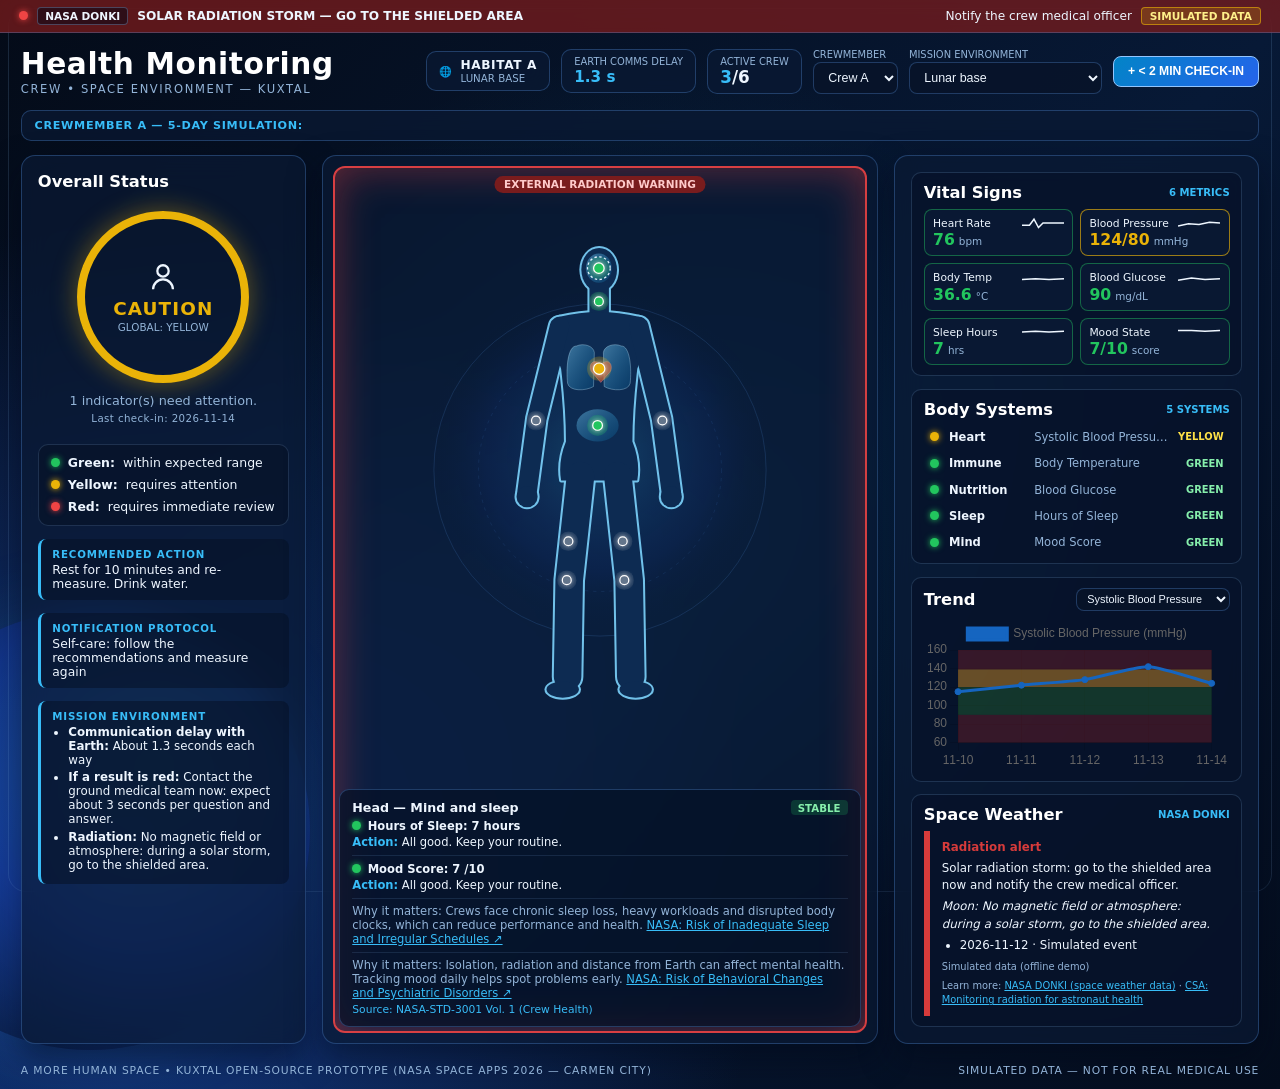
<file: index.html>
<!DOCTYPE html>
<html lang="en">
<head>
  <meta charset="UTF-8" />
  <meta name="viewport" content="width=device-width, initial-scale=1.0" />
  <title>KUXTAL — Health Monitoring</title>
  <meta name="description" content="KUXTAL: daily self-check health monitoring for astronauts on long missions. NASA Space Apps 2026 — Carmen City. Simulated data." />
  <link rel="stylesheet" href="css/estilos.css" />
   <!-- Chart.js: copia local (funciona sin internet, como en una nave) -->
  <script src="js/chart.umd.js"></script>
</head>
<body>
  <div class="space-backdrop" aria-hidden="true">
    <div class="earth-glow"></div>
    <div class="window-bezel"></div>
  </div>

  <!-- ===== NASA DONKI space-weather banner (fed by js/radiacion.js via the "kuxtal-radiacion" event) ===== -->
  <header id="donki-banner" class="donki-banner status-green" role="region" aria-label="NASA DONKI Space Weather">
    <div class="donki-left">
      <span class="dot dot-green" id="donki-dot"></span>
      <span class="donki-tag">NASA DONKI</span>
      <strong id="donki-title">NO ACTIVE SOLAR EVENTS — NOMINAL SPACE WEATHER</strong>
    </div>
    <div class="donki-right">
      <span id="donki-sub" class="donki-sub">Solar Flux: Nominal • Geomagnetic: Quiet</span>
      <span id="donki-source" class="sim-badge">SIMULATED DATA</span>
    </div>
  </header>

  <!-- ===== Top bar ===== -->
  <section class="top-bar">
    <div class="brand-area">
      <h1>Health Monitoring</h1>
      <p class="brand-sub">CREW • SPACE ENVIRONMENT — KUXTAL</p>
    </div>
    <div class="top-widgets">
      <div class="habitat-box">
        <span class="habitat-globe" aria-hidden="true">🌐</span>
        <div>
          <strong id="habitat-title">HABITAT A</strong>
          <span id="habitat-subtitle">LUNAR BASE</span>
        </div>
      </div>
      <div class="comms-box" title="One-way signal delay to Earth Mission Control">
        <span class="crew-kicker">EARTH COMMS DELAY</span>
        <strong id="comms-delay">1.3 s</strong>
      </div>
      <div class="crew-box">
        <div>
          <span class="crew-kicker">ACTIVE CREW</span>
          <div class="crew-count"><strong id="crew-active">3</strong><span>/</span><span id="crew-total">6</span></div>
        </div>
      </div>
      <label class="hud-field">
        <span class="crew-kicker">CREWMEMBER</span>
               <select id="crew-select" class="hud-select" aria-label="Crewmember">
          <option value="A">Crew A</option>
          <option value="B">Crew B</option>
          <option value="C">Crew C</option>
        </select>
      </label>
      <label class="hud-field">
        <span class="crew-kicker">MISSION ENVIRONMENT</span>
        <select id="mission-env" class="hud-select" aria-label="Mission Environment">
                    <option value="moon" selected>Lunar base</option>
          <option value="iss">International Space Station</option>
          <option value="mars">Mars mission</option>
        </select>
      </label>
      <button id="btn-open-checkin" class="btn-checkin" type="button">+ &lt; 2 MIN CHECK-IN</button>
    </div>
  </section>

  <!-- ===== History timeline (buttons are generated by js/interfaz.js) ===== -->
  <nav class="sim-timeline" aria-label="Check-in history">
    <span class="timeline-label" id="timeline-label">CREWMEMBER A — 5-DAY SIMULATION:</span>
    <div class="timeline-buttons" id="timeline-buttons"></div>
  </nav>

  <main class="hud-layout">
    <!-- ===== Left: overall status ===== -->
    <aside class="glass-card left-panel">
      <h2 class="card-heading">Overall Status</h2>
      <div class="ring-wrap">
        <div id="global-ring" class="status-ring state-green">
          <div class="ring-inner">
            <svg viewBox="0 0 24 24" width="34" height="34" fill="none" stroke="currentColor" stroke-width="1.6" aria-hidden="true">
              <circle cx="12" cy="7" r="4"/>
              <path d="M5 20c0-3.8 3.1-7 7-7s7 3.2 7 7"/>
            </svg>
            <strong id="global-state-word">STABLE</strong>
            <small id="global-state-code">GLOBAL: GREEN</small>
          </div>
        </div>
        <p id="global-caption" class="ring-caption">All systems within operational parameters.</p>
        <p id="eval-source" class="eval-source"></p>
      </div>
      <ul class="legend-list">
        <li><span class="dot dot-green"></span><strong>Green:</strong> within expected range</li>
        <li><span class="dot dot-yellow"></span><strong>Yellow:</strong> requires attention</li>
        <li><span class="dot dot-red"></span><strong>Red:</strong> requires immediate review</li>
      </ul>
      <div class="protocol-box">
        <span class="protocol-tag">RECOMMENDED ACTION</span>
        <p id="recommended-action">Continue nominal operational routine and daily exercise program.</p>
      </div>
      <div class="protocol-box">
        <span class="protocol-tag">NOTIFICATION PROTOCOL</span>
        <p id="notification-protocol">No notification required; log saved in local storage.</p>
      </div>
            <div class="protocol-box">
        <span class="protocol-tag">MISSION ENVIRONMENT</span>
        <!-- Jesús: environment.js escribe aquí el retraso, a quién avisar y la radiación -->
        <div id="environment-info"></div>
      </div>
      <button id="btn-escalate" class="btn-escalate hidden" type="button">ESCALATE ALERT TO MISSION CONTROL</button>
      <p id="escalate-msg" class="escalate-msg hidden" role="status"></p>
    </aside>

    <!-- ===== Center: interactive body map ===== -->
    <section class="glass-card center-panel">
      <div id="radiation-halo" class="radiation-halo" aria-hidden="true">
        <span id="radiation-pill" class="radiation-pill">EXTERNAL RADIATION WARNING</span>
      </div>
      <div class="body-stage">
        <svg id="kuxtal-human-svg" viewBox="0 0 400 580" xmlns="http://www.w3.org/2000/svg" role="group" aria-label="Interactive astronaut body map. Select a zone to see its health systems.">
          <defs>
            <radialGradient id="holoAura" cx="50%" cy="46%" r="50%">
              <stop offset="0%" stop-color="#38bdf8" stop-opacity="0.24"/>
              <stop offset="65%" stop-color="#1d4ed8" stop-opacity="0.09"/>
              <stop offset="100%" stop-color="#050e21" stop-opacity="0"/>
            </radialGradient>
            <linearGradient id="lungGrad" x1="0%" y1="0%" x2="100%" y2="100%">
              <stop offset="0%" stop-color="#7dd3fc" stop-opacity="0.45"/>
              <stop offset="100%" stop-color="#0284c7" stop-opacity="0.18"/>
            </linearGradient>
            <filter id="nodeGlow" x="-45%" y="-45%" width="190%" height="190%">
              <feGaussianBlur stdDeviation="3.5" result="blur"/>
              <feMerge><feMergeNode in="blur"/><feMergeNode in="SourceGraphic"/></feMerge>
            </filter>
          </defs>
          <circle cx="200" cy="285" r="220" fill="url(#holoAura)"/>
          <circle cx="200" cy="285" r="205" fill="none" stroke="#60a5fa" stroke-opacity="0.18" stroke-width="1"/>
          <circle cx="200" cy="285" r="150" fill="none" stroke="#60a5fa" stroke-opacity="0.12" stroke-width="1" stroke-dasharray="4 6"/>
          <!-- Original KUXTAL silhouette (img/cuerpo.svg, MIT, drawn for this project) -->
          <image id="kuxtal-body-img" href="img/cuerpo.svg" x="0" y="0" width="400" height="580"/>
          <g stroke="#bae6fd" stroke-opacity="0.38" stroke-width="1.1" aria-hidden="true">
            <ellipse cx="198.6" cy="36" rx="16" ry="18" fill="url(#lungGrad)" stroke="none"/>
            <path d="M171 132 C160 132, 158 160, 160 178 C162 188, 182 188, 192 182 L193 140 C192 132, 180 128, 171 132 Z" fill="url(#lungGrad)"/>
            <path d="M226.2 132 C237.2 132, 239.2 160, 237.2 178 C235.2 188, 215.2 188, 205.2 182 L204.2 140 C205.2 132, 217.2 128, 226.2 132 Z" fill="url(#lungGrad)"/>
            <path d="M201 156 C195 147, 185 152, 189 163 L201 177 L213 163 C217 152, 207 147, 201 156 Z" fill="#ef4444" fill-opacity="0.5" stroke="#fca5a5"/>
            <ellipse cx="197" cy="230" rx="26" ry="20" fill="url(#lungGrad)" stroke="none"/>
          </g>
          <g class="body-node status-green" data-zone="head" tabindex="0" role="button" aria-label="Head: mind and sleep">
            <circle class="node-halo" cx="198.6" cy="36" r="14"/>
            <circle class="node-core" cx="198.6" cy="36" r="6.5" filter="url(#nodeGlow)"/>
          </g>
          <g class="body-node status-green" data-zone="neck" tabindex="0" role="button" aria-label="Neck: immune system and temperature">
            <circle class="node-halo" cx="198.6" cy="77" r="12"/>
            <circle class="node-core" cx="198.6" cy="77" r="5.5" filter="url(#nodeGlow)"/>
          </g>
          <g class="body-node status-green" data-zone="thorax" tabindex="0" role="button" aria-label="Thorax: heart">
            <circle class="node-halo" cx="199" cy="160" r="15"/>
            <circle class="node-core" cx="199" cy="160" r="7" filter="url(#nodeGlow)"/>
          </g>
          <g class="body-node status-green" data-zone="abdomen" tabindex="0" role="button" aria-label="Abdomen: nutrition">
            <circle class="node-halo" cx="197" cy="230" r="13"/>
            <circle class="node-core" cx="197" cy="230" r="6" filter="url(#nodeGlow)"/>
          </g>
          <g class="body-node status-green" data-zone="arms" tabindex="0" role="button" aria-label="Arms: circulation">
            <circle class="node-halo" cx="121" cy="224" r="12"/>
            <circle class="node-halo" cx="277" cy="224" r="12"/>
            <circle class="node-core" cx="121" cy="224" r="5.5" filter="url(#nodeGlow)"/>
            <circle class="node-core" cx="277" cy="224" r="5.5" filter="url(#nodeGlow)"/>
          </g>
          <g class="body-node status-green" data-zone="legs" tabindex="0" role="button" aria-label="Legs: fluid shift and mobility">
            <circle class="node-halo" cx="161" cy="373" r="12"/>
            <circle class="node-halo" cx="228" cy="373" r="12"/>
            <circle class="node-core" cx="161" cy="373" r="5.5" filter="url(#nodeGlow)"/>
            <circle class="node-core" cx="228" cy="373" r="5.5" filter="url(#nodeGlow)"/>
          </g>
          <g class="body-node status-green" data-zone="joints" tabindex="0" role="button" aria-label="Joints: radiation and environmental stress">
            <circle class="node-halo" cx="159" cy="421" r="12"/>
            <circle class="node-halo" cx="230" cy="421" r="12"/>
            <circle class="node-core" cx="159" cy="421" r="5.5" filter="url(#nodeGlow)"/>
            <circle class="node-core" cx="230" cy="421" r="5.5" filter="url(#nodeGlow)"/>
          </g>
        </svg>
      </div>
      <!-- "Why it matters" card: filled from data/indicadores.json (Jaret) when available -->
      <div class="detail-sheet" id="detail-sheet" aria-live="polite">
        <div class="detail-top">
          <strong id="detail-title">Head — Mind and sleep</strong>
          <span id="detail-badge" class="badge badge-green">NORMAL</span>
        </div>
        <div id="detail-body"></div>
        <small id="detail-source">Source: NASA Human Research Roadmap</small>
      </div>
    </section>

    <!-- ===== Right: vitals, systems, trend chart ===== -->
    <aside class="glass-card right-panel">
      <div class="sub-card">
        <div class="sub-header">
          <h2 class="card-heading">Vital Signs</h2>
          <span class="sub-pill">6 METRICS</span>
        </div>
        <div class="vitals-grid">
          <button type="button" class="vital-tile status-green" data-zone="thorax">
            <span class="tile-head"><span>Heart Rate</span>
              <svg viewBox="0 0 56 16" class="mini-wave" aria-hidden="true"><polyline fill="none" stroke="currentColor" stroke-width="2" points="0,11 10,11 16,3 22,14 28,8 40,8 56,8"/></svg></span>
            <span class="tile-val"><strong id="v-hr">68</strong> <small>bpm</small></span>
          </button>
          <button type="button" class="vital-tile status-green" data-zone="thorax">
            <span class="tile-head"><span>Blood Pressure</span>
              <svg viewBox="0 0 56 16" class="mini-wave" aria-hidden="true"><polyline fill="none" stroke="currentColor" stroke-width="2" points="0,12 14,9 28,10 42,7 56,8"/></svg></span>
            <span class="tile-val"><strong id="v-bp">115/75</strong> <small>mmHg</small></span>
          </button>
          <button type="button" class="vital-tile status-green" data-zone="neck">
            <span class="tile-head"><span>Body Temp</span>
              <svg viewBox="0 0 56 16" class="mini-wave" aria-hidden="true"><polyline fill="none" stroke="currentColor" stroke-width="2" points="0,10 18,9 36,10 56,9"/></svg></span>
            <span class="tile-val"><strong id="v-temp">36.6</strong> <small>°C</small></span>
          </button>
          <button type="button" class="vital-tile status-green" data-zone="abdomen">
            <span class="tile-head"><span>Blood Glucose</span>
              <svg viewBox="0 0 56 16" class="mini-wave" aria-hidden="true"><polyline fill="none" stroke="currentColor" stroke-width="2" points="0,11 18,8 36,10 56,9"/></svg></span>
            <span class="tile-val"><strong id="v-glucose">92</strong> <small>mg/dL</small></span>
          </button>
          <button type="button" class="vital-tile status-green" data-zone="head">
            <span class="tile-head"><span>Sleep Hours</span>
              <svg viewBox="0 0 56 16" class="mini-wave" aria-hidden="true"><polyline fill="none" stroke="currentColor" stroke-width="2" points="0,8 18,7 36,8 56,7"/></svg></span>
            <span class="tile-val"><strong id="v-sleep">8.0</strong> <small>hrs</small></span>
          </button>
          <button type="button" class="vital-tile status-green" data-zone="head">
            <span class="tile-head"><span>Mood State</span>
              <svg viewBox="0 0 56 16" class="mini-wave" aria-hidden="true"><polyline fill="none" stroke="currentColor" stroke-width="2" points="0,6 18,6 36,7 56,6"/></svg></span>
                       <span class="tile-val"><strong id="v-mood">8/10</strong> <small>score</small></span>
          </button>
        </div>
      </div>

      <div class="sub-card">
        <div class="sub-header">
          <h2 class="card-heading">Body Systems</h2>
          <span class="sub-pill">5 SYSTEMS</span>
        </div>
        <ul class="zones-list" id="systems-list"></ul>
      </div>

      <div class="sub-card chart-subcard">
        <div class="sub-header">
          <h2 class="card-heading">Trend</h2>
                   <select id="indicador-grafica" class="hud-select hud-select-sm" aria-label="Chart indicator"></select>
        </div>
        <canvas id="grafica-tendencia" role="img" aria-label="Trend chart of the selected indicator"></canvas>
      </div>      <div class="sub-card">
        <div class="sub-header">
          <h2 class="card-heading">Space Weather</h2>
          <span class="sub-pill">NASA DONKI</span>
        </div>
        <!-- Jesús: radiation.js dibuja aquí la alerta, los eventos y los links de NASA y CSA -->
        <div id="radiation-alert"></div>
      </div>
    </aside>
  </main>

  <footer class="bottom-bar">
    <span>A MORE HUMAN SPACE • KUXTAL OPEN-SOURCE PROTOTYPE (NASA SPACE APPS 2026 — CARMEN CITY)</span>
    <span>SIMULATED DATA — NOT FOR REAL MEDICAL USE</span>
  </footer>

  <!-- ===== Daily check-in form (ids agreed with Lili for js/app.js) ===== -->
  <div id="checkin-modal" class="modal-backdrop hidden" role="dialog" aria-modal="true" aria-labelledby="checkin-title">
    <div class="modal-box">
      <div class="modal-header">
        <div>
          <span class="modal-tag" id="checkin-tag">DAILY CREW CHECK-IN (&lt; 2 MIN)</span>
          <h2 id="checkin-title">Enter 6 Biometric Indicators</h2>
        </div>
        <button id="btn-close-checkin" class="btn-close" type="button" aria-label="Close check-in">✕</button>
      </div>
      <!-- Limits = LIMITES in js/app.js (Lili). Empty fields are allowed: they are simply not evaluated. -->
      <form id="checkin-form" class="modal-form" novalidate>
        <label>Systolic BP (mmHg)<input type="number" id="presion_sistolica" inputmode="numeric" step="any" min="50" max="250" value="115" /></label>
        <label>Diastolic BP (mmHg)<input type="number" id="presion_diastolica" inputmode="numeric" step="any" min="30" max="150" value="75" /></label>
        <label>Heart Rate (bpm)<input type="number" id="frecuencia_cardiaca" inputmode="numeric" step="any" min="20" max="250" value="68" /></label>
        <label>Body Temp (°C)<input type="number" id="temperatura" inputmode="decimal" step="any" min="30" max="45" value="36.6" /></label>
        <label>Blood Glucose (mg/dL)<input type="number" id="glucosa" inputmode="numeric" step="any" min="20" max="600" value="92" /></label>
        <label>Sleep Hours (hrs)<input type="number" id="sueno" inputmode="decimal" step="any" min="0" max="24" value="8.0" /></label>
               <label class="full">Mood Score (0–10, optional)
          <select id="animo">
            <option value="" selected>--</option>
            <option value="10">10 — Very positive</option>
            <option value="9">9 — Very positive</option>
            <option value="8">8 — Positive</option>
            <option value="7">7 — Positive</option>
            <option value="6">6 — Neutral</option>
            <option value="5">5 — Neutral</option>
            <option value="4">4 — Negative</option>
            <option value="3">3 — Negative</option>
            <option value="2">2 — Very negative</option>
            <option value="1">1 — Very negative</option>
            <option value="0">0 — Very negative</option>
          </select>
        </label>
        <label class="full" id="donki-override-wrap">Space weather (simulation only — replaced by live NASA DONKI data when available)
          <select id="in-donki">
            <option value="verde" selected>No active events</option>
            <option value="amarillo">Minor solar storm (G1/S1)</option>
            <option value="rojo">Severe storm / CME (G3+/S3+)</option>
          </select>
        </label>
        <div class="modal-actions full">
          <button type="button" id="btn-reset-sim" class="btn-secondary">Reset history</button>
          <button type="button" id="btn-evaluar" class="btn-checkin">Evaluate &amp; Save</button>
        </div>
      </form>
      <!-- Lili (js/app.js) draws the traffic light here; js/interfaz.js only writes a fallback if nothing arrives -->
      <div id="resultados" aria-live="polite"></div>
    </div>
  </div>
   <!-- Carlos: pantalla y mapa del cuerpo -->
  <script src="js/interfaz.js"></script>
  <!-- Jesús: ambientes de misión (ISS, Luna, Marte) y alerta de radiación (NASA DONKI) -->
  <script src="js/environment.js"></script>
  <script src="js/radiation.js"></script>
  <!-- Lili: semáforo, formulario y gráficas -->
  <script src="js/reglas.js"></script>
  <script src="js/app.js"></script>
  <script src="js/graficas.js"></script>
</body>
</html>
</file>
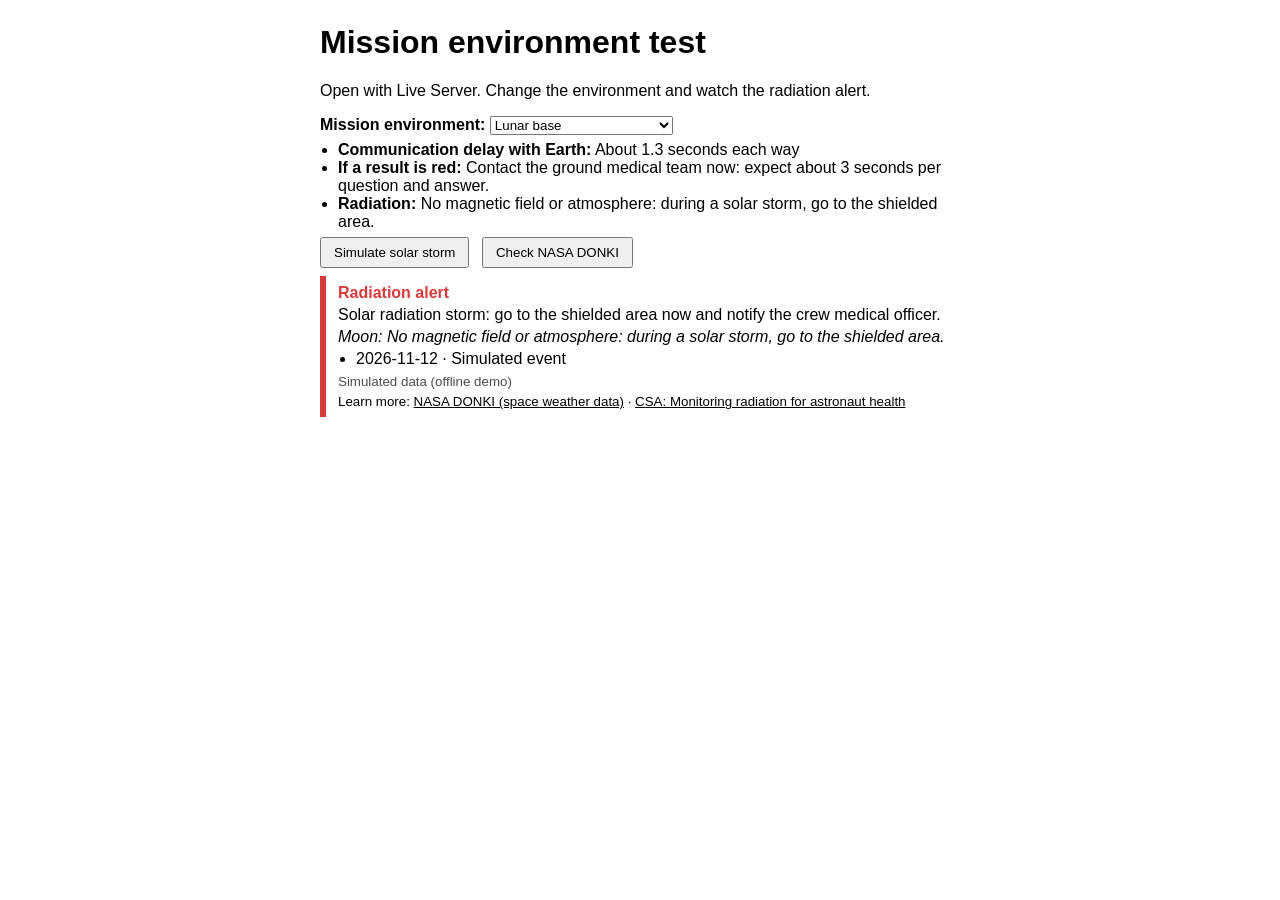
<file: environment-test.html>
<!DOCTYPE html>
<html lang="en">
<head>
  <meta charset="UTF-8">
  <title>Environment selector test - Jesus</title>
  <style>
    body { font-family: sans-serif; max-width: 640px; margin: 24px auto; }
    button { margin-right: 8px; padding: 6px 12px; cursor: pointer; }
  </style>
</head>
<body>
  <h1>Mission environment test</h1>
  <p>Open with Live Server. Change the environment and watch the radiation alert.</p>

  <!-- The selector is drawn here -->
  <div id="environment-selector"></div>

  <button id="btn-simulate">Simulate solar storm</button>
  <button id="btn-nasa">Check NASA DONKI</button>

  <!-- The radiation alert is drawn here -->
  <div id="radiation-alert">Loading...</div>

  <script src="js/environment.js"></script>
  <script src="js/radiation.js"></script>
  <script>
    document.getElementById("btn-simulate").addEventListener("click", () => {
      Radiation.load({ forceSimulated: true });
    });
    document.getElementById("btn-nasa").addEventListener("click", () => {
      Radiation.load();
    });
    window.addEventListener("kuxtal:environment-change", e => {
      console.log("Environment changed to:", e.detail.id, e.detail);
    });
  </script>
</body>
</html>
</file>
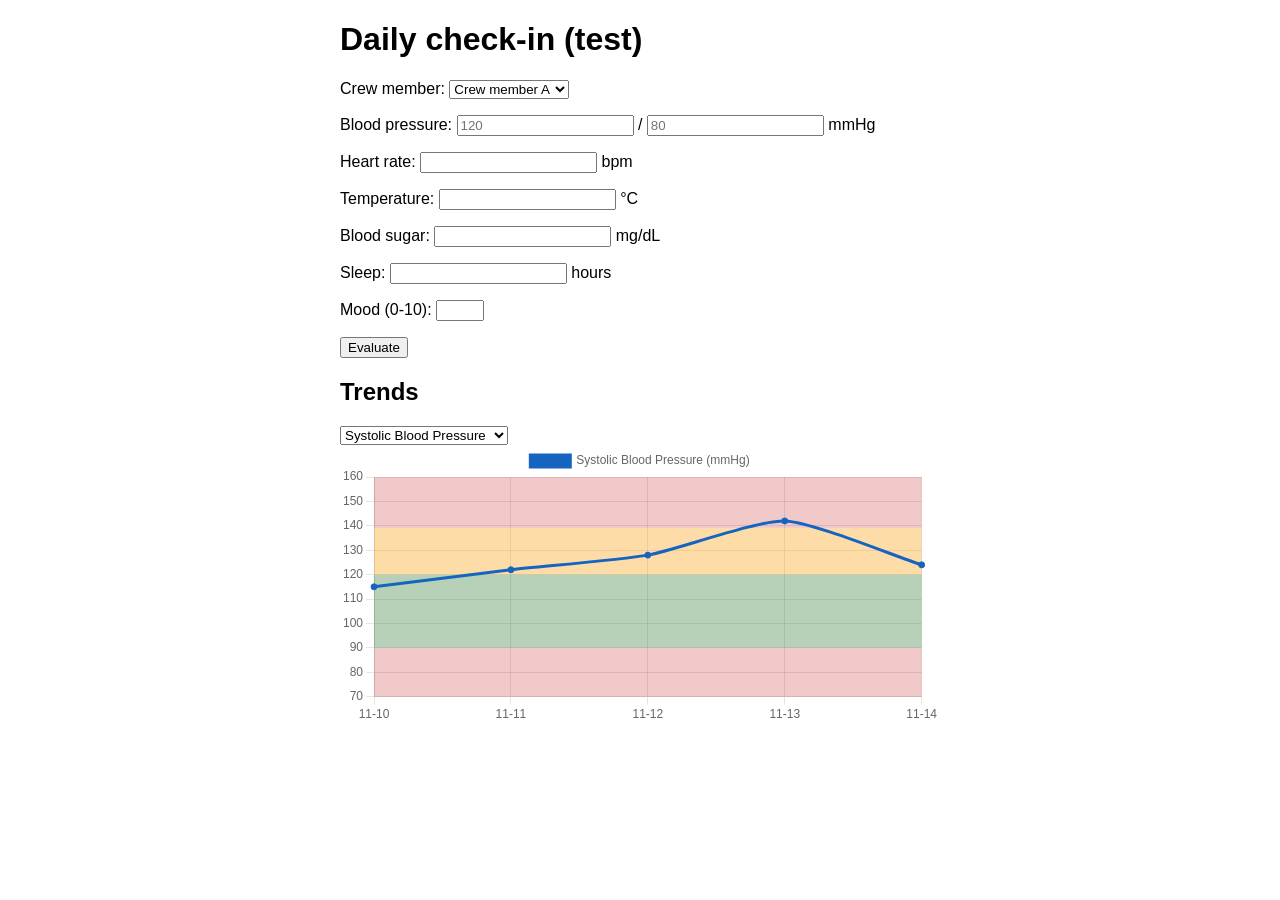
<file: prueba-lili.html>
<!DOCTYPE html>
<html lang="en">
<head>
  <meta charset="UTF-8">
  <title>Prueba formulario - Lili</title>
</head>
<body style="font-family: sans-serif; max-width: 600px; margin: 20px auto;">
  <h1>Daily check-in (test)</h1>
    <p>Crew member:
    <select id="crew-select">
      <option value="A">Crew member A</option>
      <option value="B">Crew member B</option>
      <option value="C">Crew member C</option>
    </select>
  </p>

  <p>Blood pressure: <input id="presion_sistolica" type="number" step="any" placeholder="120">
     / <input id="presion_diastolica" type="number" step="any" placeholder="80"> mmHg</p>
  <p>Heart rate: <input id="frecuencia_cardiaca" type="number" step="any"> bpm</p>
  <p>Temperature: <input id="temperatura" type="number" step="any"> °C</p>
  <p>Blood sugar: <input id="glucosa" type="number" step="any"> mg/dL</p>
  <p>Sleep: <input id="sueno" type="number" step="any"> hours</p>
  <p>Mood (0-10): <input id="animo" type="number" min="0" max="10"></p>

  <button id="btn-evaluar">Evaluate</button>

  <div id="resultados"></div>
    <h2>Trends</h2>
  <select id="indicador-grafica"></select>
  <canvas id="grafica-tendencia" height="140"></canvas>

    <script src="js/chart.umd.js"></script>
  <script src="js/reglas.js"></script>
  <script src="js/app.js"></script>
  <script src="js/graficas.js"></script>
</body>
</html>
</file>
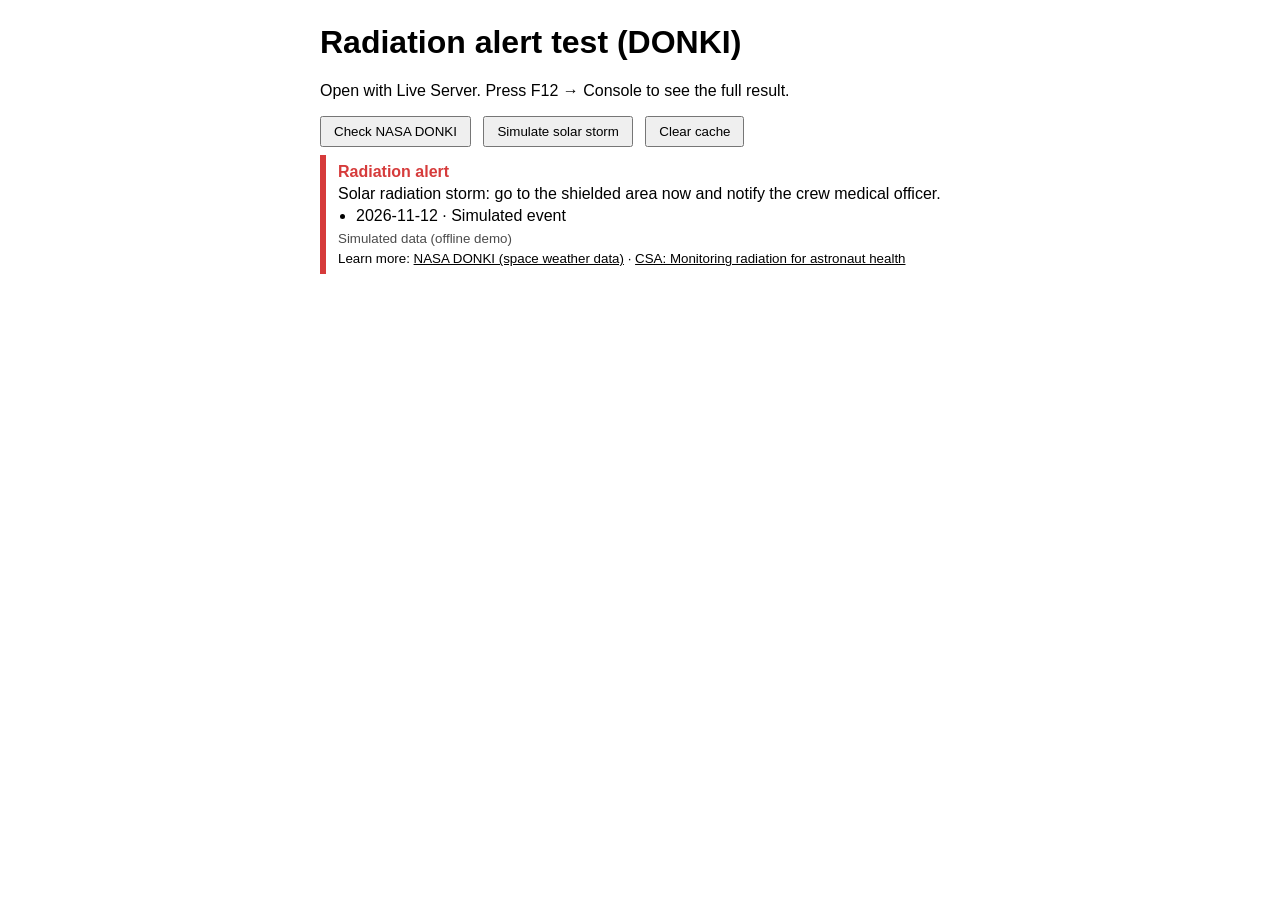
<file: radiation-test.html>
<!DOCTYPE html>
<html lang="en">
<head>
  <meta charset="UTF-8">
  <title>Radiation test - Jesus</title>
  <style>
    body { font-family: sans-serif; max-width: 640px; margin: 24px auto; }
    button { margin-right: 8px; padding: 6px 12px; cursor: pointer; }
  </style>
</head>
<body>
  <h1>Radiation alert test (DONKI)</h1>
  <p>Open with Live Server. Press F12 &rarr; Console to see the full result.</p>

  <button id="btn-nasa">Check NASA DONKI</button>
  <button id="btn-simulate">Simulate solar storm</button>
  <button id="btn-cache">Clear cache</button>

  <!-- The alert is drawn here -->
  <div id="radiation-alert">Loading...</div>

  <script src="js/radiation.js"></script>
  <script>
    document.getElementById("btn-nasa").addEventListener("click", () => {
      Radiation.load();
    });
    document.getElementById("btn-simulate").addEventListener("click", () => {
      Radiation.load({ forceSimulated: true });
    });
    document.getElementById("btn-cache").addEventListener("click", () => {
      localStorage.removeItem("kuxtal_radiation");
      console.log("Cache cleared");
    });
  </script>
</body>
</html>
</file>
<file: css/estilos.css>
:root {
  --bg-deep: #040d1d;
  --glass: rgba(10, 25, 52, 0.72);
  --glass-border: rgba(96, 165, 250, 0.28);
  --text: #eef6ff;
  --muted: #93b4d8;
  --cyan: #38bdf8;
  --green: #22c55e;
  --yellow: #eab308;
  --red: #ef4444;
}
* { box-sizing: border-box; margin: 0; padding: 0; }
body {
  min-height: 100vh;
  font-family: "Segoe UI", system-ui, -apple-system, sans-serif;
  color: var(--text);
  background:
    radial-gradient(circle at 8% 82%, rgba(37, 99, 235, 0.45), transparent 45%),
    radial-gradient(circle at 50% 48%, rgba(14, 165, 233, 0.16), transparent 55%),
    linear-gradient(135deg, #040b18 0%, #071936 55%, #040d1d 100%);
  display: flex; flex-direction: column; position: relative; overflow-x: hidden;
}
.space-backdrop { position: fixed; inset: 0; pointer-events: none; z-index: 0; }
.earth-glow {
  position: fixed; left: -130px; bottom: -150px; width: 440px; height: 440px; border-radius: 50%;
  background: radial-gradient(circle at 65% 35%, #38bdf8 0%, #1d4ed8 46%, #06132b 76%);
  opacity: 0.36; box-shadow: 0 0 80px rgba(56, 189, 248, 0.35);
}
.window-bezel { position: fixed; inset: 8px; border: 1px solid rgba(147, 197, 253, 0.15); border-radius: 18px; }
.donki-banner, .top-bar, .sim-timeline, .hud-layout, .bottom-bar { position: relative; z-index: 1; }
.donki-banner {
  display: flex; flex-wrap: wrap; justify-content: space-between; align-items: center; gap: 0.6rem;
  padding: 0.42rem 1.2rem; font-size: 0.76rem; border-bottom: 1px solid var(--glass-border); backdrop-filter: blur(10px);
}
.donki-banner.status-green { background: rgba(20, 83, 45, 0.4); }
.donki-banner.status-yellow { background: rgba(113, 63, 18, 0.52); }
.donki-banner.status-red { background: rgba(127, 29, 29, 0.72); animation: pulseRed 1.8s infinite; }
@keyframes pulseRed {
  0%, 100% { box-shadow: inset 0 0 12px rgba(239, 68, 68, 0.3); }
  50% { box-shadow: inset 0 0 26px rgba(239, 68, 68, 0.7); }
}
.donki-left, .donki-right { display: flex; align-items: center; gap: 0.55rem; flex-wrap: wrap; }
.donki-tag {
  font-size: 0.66rem; font-weight: 700; padding: 0.1rem 0.45rem; border-radius: 4px;
  background: rgba(2, 6, 23, 0.5); border: 1px solid rgba(147, 197, 253, 0.3);
}
.sim-badge {
  font-size: 0.66rem; font-weight: 800; padding: 0.14rem 0.5rem; border-radius: 4px; color: #fef08a;
  background: rgba(234, 179, 8, 0.2); border: 1px solid rgba(234, 179, 8, 0.6);
}
.top-bar {
  display: flex; flex-wrap: wrap; justify-content: space-between; align-items: center; gap: 1rem;
  padding: 0.85rem 1.3rem 0.45rem;
}
.brand-area h1 { font-size: 1.85rem; font-weight: 800; letter-spacing: 0.02em; color: #ffffff; }
.brand-sub { font-size: 0.72rem; letter-spacing: 0.14em; color: var(--muted); margin-top: 0.1rem; }
.top-widgets { display: flex; align-items: center; gap: 0.7rem; flex-wrap: wrap; }
.habitat-box, .crew-box, .comms-box {
  display: flex; align-items: center; gap: 0.55rem; background: var(--glass); border: 1px solid var(--glass-border);
  border-radius: 10px; padding: 0.38rem 0.75rem; backdrop-filter: blur(10px);
}
.habitat-box strong { display: block; font-size: 0.76rem; letter-spacing: 0.05em; }
.habitat-box span { display: block; font-size: 0.64rem; color: var(--muted); }
.crew-kicker { display: block; font-size: 0.62rem; color: var(--muted); }
.crew-count { font-size: 1.05rem; font-weight: 800; }
.crew-count strong { color: var(--cyan); }
.hud-select {
  background: rgba(8, 20, 42, 0.88); color: var(--text); border: 1px solid var(--glass-border);
  border-radius: 8px; padding: 0.44rem 0.65rem; font-size: 0.78rem;
}
.btn-checkin {
  background: linear-gradient(135deg, #0284c7, #2563eb); color: #fff; border: 1px solid #93c5fd;
  border-radius: 8px; padding: 0.48rem 0.88rem; font-weight: 700; font-size: 0.76rem; cursor: pointer;
}
.sim-timeline {
  display: flex; flex-wrap: wrap; align-items: center; gap: 0.6rem; margin: 0.45rem 1.3rem 0;
  padding: 0.5rem 0.8rem; background: var(--glass); border: 1px solid var(--glass-border);
  border-radius: 10px; backdrop-filter: blur(10px);
}
.timeline-label { font-size: 0.7rem; font-weight: 700; letter-spacing: 0.06em; color: var(--cyan); }
.timeline-buttons { display: flex; flex-wrap: wrap; gap: 0.42rem; flex: 1; }
.day-btn {
  display: inline-flex; align-items: center; gap: 0.4rem; background: rgba(15, 35, 70, 0.75); color: var(--text);
  border: 1px solid rgba(147, 197, 253, 0.22); border-radius: 7px; padding: 0.34rem 0.62rem; font-size: 0.73rem; cursor: pointer;
}
.day-btn.active { background: rgba(37, 99, 235, 0.44); border-color: var(--cyan); font-weight: 700; }
.hud-layout {
  flex: 1; display: grid; grid-template-columns: 285px minmax(350px, 1.05fr) 365px; gap: 1rem; padding: 0.85rem 1.3rem;
}
.glass-card {
  background: var(--glass); border: 1px solid var(--glass-border); border-radius: 14px; padding: 1rem;
  backdrop-filter: blur(14px); box-shadow: 0 14px 32px rgba(2, 8, 23, 0.5); display: flex; flex-direction: column; gap: 0.8rem;
}
.card-heading { font-size: 1.02rem; font-weight: 700; color: #ffffff; }
.ring-wrap { display: flex; flex-direction: column; align-items: center; text-align: center; padding: 0.45rem 0; }
.status-ring {
  width: 172px; height: 172px; border-radius: 50%; border: 8px solid var(--green);
  box-shadow: 0 0 26px rgba(34, 197, 94, 0.35); display: grid; place-items: center; transition: all 0.3s ease;
}
.status-ring.state-yellow { border-color: var(--yellow); box-shadow: 0 0 26px rgba(234, 179, 8, 0.4); }
.status-ring.state-red { border-color: var(--red); box-shadow: 0 0 30px rgba(239, 68, 68, 0.55); }
.ring-inner { display: flex; flex-direction: column; align-items: center; gap: 0.14rem; }
.ring-inner strong { font-size: 1.15rem; letter-spacing: 0.06em; }
.status-ring.state-green .ring-inner strong { color: var(--green); }
.status-ring.state-yellow .ring-inner strong { color: var(--yellow); }
.status-ring.state-red .ring-inner strong { color: var(--red); }
.ring-inner small { font-size: 0.65rem; color: var(--muted); }
.ring-caption { margin-top: 0.6rem; font-size: 0.8rem; color: var(--muted); }
.legend-list {
  list-style: none; display: flex; flex-direction: column; gap: 0.45rem; font-size: 0.78rem; padding: 0.65rem 0.75rem;
  background: rgba(6, 17, 38, 0.55); border-radius: 10px; border: 1px solid rgba(147, 197, 253, 0.16);
}
.legend-list li { display: flex; align-items: center; gap: 0.5rem; }
.dot { width: 9px; height: 9px; border-radius: 50%; display: inline-block; flex-shrink: 0; }
.dot-green { background: var(--green); box-shadow: 0 0 6px var(--green); }
.dot-yellow { background: var(--yellow); box-shadow: 0 0 6px var(--yellow); }
.dot-red { background: var(--red); box-shadow: 0 0 6px var(--red); }
.protocol-box { background: rgba(6, 17, 38, 0.55); border-left: 3px solid var(--cyan); border-radius: 8px; padding: 0.58rem 0.72rem; }
.protocol-tag { display: block; font-size: 0.64rem; font-weight: 700; letter-spacing: 0.08em; color: var(--cyan); margin-bottom: 0.18rem; }
.protocol-box p { font-size: 0.77rem; color: var(--text); }
.btn-escalate {
  width: 100%; padding: 0.68rem; border-radius: 8px; border: 1px solid #fca5a5;
  background: linear-gradient(135deg, #b91c1c, #ef4444); color: #fff; font-weight: 800; font-size: 0.76rem; cursor: pointer;
}
.escalate-msg { font-size: 0.74rem; color: #86efac; background: rgba(20, 83, 45, 0.45); padding: 0.42rem 0.6rem; border-radius: 6px; }
.center-panel { position: relative; justify-content: space-between; }
.radiation-halo {
  position: absolute; inset: 10px; border-radius: 12px; border: 2px solid transparent; pointer-events: none;
  transition: all 0.3s ease; z-index: 2;
}
.radiation-pill {
  display: none; position: absolute; top: 8px; left: 50%; transform: translateX(-50%);
  font-size: 0.66rem; font-weight: 800; padding: 0.15rem 0.6rem; border-radius: 999px;
}
.radiation-halo.rad-yellow { border-color: rgba(234, 179, 8, 0.65); box-shadow: inset 0 0 28px rgba(234, 179, 8, 0.22); }
.radiation-halo.rad-yellow .radiation-pill { display: inline-block; background: rgba(113, 63, 18, 0.92); color: #fef08a; }
.radiation-halo.rad-red { border-color: rgba(239, 68, 68, 0.9); box-shadow: inset 0 0 42px rgba(239, 68, 68, 0.4); animation: pulseRed 1.5s infinite; }
.radiation-halo.rad-red .radiation-pill { display: inline-block; background: rgba(127, 29, 29, 0.95); color: #fecaca; }
.body-stage { display: flex; justify-content: center; align-items: center; flex: 1; min-height: 430px; }
#kuxtal-human-svg { width: 100%; max-width: 340px; height: auto; max-height: 470px; }
.body-node { cursor: pointer; }
.body-node .node-halo { fill-opacity: 0.24; }
.body-node .node-core { stroke: #ffffff; stroke-width: 1.5; }
.body-node.status-green .node-halo, .body-node.status-green .node-core { fill: var(--green); }
.body-node.status-yellow .node-halo, .body-node.status-yellow .node-core { fill: var(--yellow); }
.body-node.status-red .node-halo, .body-node.status-red .node-core { fill: var(--red); }
.body-node.blink-red .node-core, .body-node.blink-red .node-halo { animation: blinkNode 0.7s infinite alternate; }
@keyframes blinkNode { from { opacity: 1; } to { opacity: 0.2; } }
.detail-sheet { background: rgba(6, 17, 38, 0.72); border: 1px solid var(--glass-border); border-radius: 10px; padding: 0.62rem 0.78rem; z-index: 3; }
.detail-top { display: flex; justify-content: space-between; align-items: center; gap: 0.5rem; margin-bottom: 0.22rem; }
.detail-top strong { font-size: 0.79rem; }
.detail-sheet p { font-size: 0.74rem; color: var(--muted); margin-bottom: 0.22rem; }
.detail-sheet small { display: block; font-size: 0.67rem; color: var(--cyan); }
.badge { font-size: 0.64rem; font-weight: 800; padding: 0.1rem 0.45rem; border-radius: 4px; }
.badge-green { background: rgba(34, 197, 94, 0.2); color: #86efac; }
.badge-yellow { background: rgba(234, 179, 8, 0.2); color: #fde047; }
.badge-red { background: rgba(239, 68, 68, 0.25); color: #fca5a5; }
.sub-card { background: rgba(6, 17, 38, 0.56); border: 1px solid rgba(147, 197, 253, 0.18); border-radius: 10px; padding: 0.62rem 0.72rem; }
.sub-header { display: flex; justify-content: space-between; align-items: center; margin-bottom: 0.42rem; }
.sub-pill { font-size: 0.63rem; color: var(--cyan); font-weight: 700; }
.vitals-grid { display: grid; grid-template-columns: repeat(2, 1fr); gap: 0.42rem; }
.vital-tile { background: rgba(11, 27, 54, 0.85); border: 1px solid rgba(147, 197, 253, 0.2); border-radius: 8px; padding: 0.4rem 0.52rem; cursor: pointer; }
.vital-tile.status-green { border-color: rgba(34, 197, 94, 0.45); color: var(--green); }
.vital-tile.status-yellow { border-color: rgba(234, 179, 8, 0.65); color: var(--yellow); }
.vital-tile.status-red { border-color: rgba(239, 68, 68, 0.8); color: var(--red); }
.tile-head { display: flex; justify-content: space-between; align-items: center; font-size: 0.67rem; color: var(--text); }
.mini-wave { width: 42px; height: 14px; }
.tile-val strong { font-size: 0.98rem; font-weight: 800; }
.tile-val small { font-size: 0.65rem; color: var(--muted); }
.zones-list { list-style: none; display: flex; flex-direction: column; gap: 0.3rem; }
.zones-list li { display: grid; grid-template-columns: 12px 68px 1fr; align-items: center; gap: 0.45rem; padding: 0.24rem 0.38rem; border-radius: 6px; font-size: 0.72rem; cursor: pointer; }
.zones-list li.active, .zones-list li:hover { background: rgba(56, 189, 248, 0.16); }
.zones-list span { color: var(--muted); white-space: nowrap; overflow: hidden; text-overflow: ellipsis; }
.chart-wrap { position: relative; height: 132px; }
.bottom-bar { display: flex; flex-wrap: wrap; justify-content: space-between; gap: 0.5rem; padding: 0.45rem 1.3rem 0.7rem; font-size: 0.67rem; letter-spacing: 0.08em; color: var(--muted); }
.hidden { display: none !important; }
.modal-backdrop { position: fixed; inset: 0; background: rgba(2, 6, 23, 0.82); backdrop-filter: blur(8px); display: grid; place-items: center; padding: 1rem; z-index: 40; }
.modal-box { width: 100%; max-width: 490px; background: #091833; border: 1px solid var(--glass-border); border-radius: 12px; padding: 1.15rem; }
.modal-header { display: flex; justify-content: space-between; align-items: flex-start; margin-bottom: 0.85rem; }
.modal-tag { font-size: 0.65rem; color: var(--cyan); font-weight: 700; }
.btn-close { background: transparent; border: 1px solid var(--glass-border); color: var(--text); width: 28px; height: 28px; border-radius: 6px; cursor: pointer; }
.modal-form { display: grid; grid-template-columns: repeat(2, 1fr); gap: 0.65rem; }
.modal-form label { display: flex; flex-direction: column; gap: 0.25rem; font-size: 0.74rem; }
.modal-form .full { grid-column: 1 / -1; }
.modal-form input, .modal-form select { background: #050f24; color: var(--text); border: 1px solid var(--glass-border); border-radius: 6px; padding: 0.42rem 0.55rem; }
.modal-actions { display: flex; justify-content: flex-end; gap: 0.6rem; margin-top: 0.35rem; }
.btn-secondary { background: transparent; color: var(--muted); border: 1px solid var(--glass-border); border-radius: 8px; padding: 0.45rem 0.75rem; cursor: pointer; }
.modal-box { max-height: calc(100vh - 2rem); overflow-y: auto; }
#resultados:not(:empty) { margin-top: 0.85rem; padding: 0.65rem 0.75rem; background: rgba(6, 17, 38, 0.72); border: 1px solid var(--glass-border); border-radius: 10px; font-size: 0.78rem; }


/* ===== Added: new widgets ===== */
.comms-box { flex-direction: column; align-items: flex-start; gap: 0.05rem; }
.comms-box strong { font-size: 0.95rem; color: var(--cyan); }
.comms-box.delay-high strong { color: var(--yellow); }
.hud-field { display: flex; flex-direction: column; gap: 0.15rem; }
.hud-select-sm { padding: 0.22rem 0.4rem; font-size: 0.68rem; }
.eval-source { margin-top: 0.25rem; font-size: 0.64rem; color: var(--muted); letter-spacing: 0.04em; }

/* vital tiles are buttons now (keyboard + click -> body zone) */
.vital-tile { display: block; width: 100%; text-align: left; font: inherit; }
.vital-tile .tile-head, .vital-tile .tile-val { display: flex; }
.vital-tile .tile-val { gap: 0.25rem; align-items: baseline; }

/* body systems list */
.zones-list li .sys-state { font-size: 0.62rem; font-weight: 800; justify-self: end; }
.zones-list li { grid-template-columns: 12px 78px 1fr auto; }
.zones-list li .sys-state.st-green { color: #86efac; }
.zones-list li .sys-state.st-yellow { color: #fde047; }
.zones-list li .sys-state.st-red { color: #fca5a5; }

/* detail card */
.detail-row { border-top: 1px solid rgba(147, 197, 253, 0.12); padding-top: 0.35rem; margin-top: 0.35rem; }
.detail-row:first-child { border-top: 0; padding-top: 0; margin-top: 0; }
.detail-row .detail-sys { display: flex; align-items: center; gap: 0.4rem; font-size: 0.72rem; font-weight: 700; margin-bottom: 0.15rem; }
.detail-row p { font-size: 0.72rem; color: var(--muted); margin-bottom: 0.15rem; }
.detail-row .detail-rec { color: var(--text); }
.detail-row .detail-rec b { color: var(--cyan); font-weight: 700; }

/* chart */
.chart-wrap { height: 150px; }
.chart-missing { position: absolute; inset: 0; display: grid; place-items: center; text-align: center; font-size: 0.72rem; color: var(--muted); padding: 0.5rem; }

/* timeline: new check-in buttons */
.day-btn.is-checkin { border-style: dashed; }

/* fallback results box (only used when js/app.js has not drawn anything) */
.res-fallback h3 { font-size: 0.8rem; margin-bottom: 0.4rem; }
.res-fallback ul { list-style: none; display: grid; grid-template-columns: repeat(2, 1fr); gap: 0.3rem 0.8rem; }
.res-fallback li { display: flex; align-items: center; gap: 0.4rem; }
.res-fallback .res-note { margin-top: 0.45rem; font-size: 0.66rem; color: var(--muted); }

/* keyboard focus */
.body-node:focus { outline: none; }
.body-node:focus-visible .node-halo { stroke: #fff; stroke-width: 2; }
.body-node.selected .node-halo { stroke: #e0f2fe; stroke-width: 1.6; stroke-dasharray: 3 3; }
button:focus-visible, select:focus-visible, input:focus-visible, .zones-list li:focus-visible { outline: 2px solid var(--cyan); outline-offset: 2px; }

@media (prefers-reduced-motion: reduce) {
  *, *::before, *::after { animation: none !important; transition: none !important; }
}

/* ===== Responsive ===== */
@media (max-width: 1120px) {
  .hud-layout { grid-template-columns: 1fr 1fr; }
  .center-panel { grid-column: 1 / -1; order: -1; }
}
@media (max-width: 720px) {
  .hud-layout { grid-template-columns: 1fr; padding: 0.7rem; }
  .top-bar { padding: 0.7rem 0.7rem 0.3rem; }
  .brand-area h1 { font-size: 1.35rem; }
  .top-widgets { width: 100%; }
  .top-widgets > * { flex: 1 1 140px; }
  .btn-checkin { min-height: 40px; }
  .sim-timeline { margin: 0.4rem 0.7rem 0; }
  .timeline-buttons { flex-wrap: nowrap; overflow-x: auto; padding-bottom: 0.2rem; }
  .day-btn { white-space: nowrap; }
  .body-stage { min-height: 340px; }
  .modal-form { grid-template-columns: 1fr; }
  .res-fallback ul { grid-template-columns: 1fr; }
  .donki-banner { padding: 0.4rem 0.7rem; }
  .window-bezel { display: none; }
}

/* ===== "No data" state (mood left as "--") ===== */
.dot-none { background: #64748b; box-shadow: none; }
.vital-tile.status-none { border-color: rgba(148, 163, 184, 0.35); color: #94a3b8; }
.body-node.status-none .node-halo, .body-node.status-none .node-core { fill: #64748b; }
.badge-none { background: rgba(100, 116, 139, 0.25); color: #cbd5e1; }
.zones-list li .sys-state.st-none { color: #94a3b8; }

/* ===== Lili's results (js/app.js) on the dark modal ===== */
#resultados h2 { font-size: 0.95rem; margin-bottom: 0.35rem; color: #fff; }
#resultados p { font-size: 0.78rem; margin-bottom: 0.35rem; }
#resultados ul { margin: 0; }
#resultados li { background: rgba(11, 27, 54, 0.85); border-radius: 6px; font-size: 0.76rem; line-height: 1.4; }
/* her colours are dark (made for white pages); brighten them here without touching app.js */
#resultados span[style*="#2e7d32"] { color: #86efac !important; }
#resultados span[style*="#f9a825"] { color: #fde047 !important; }
#resultados span[style*="#c62828"], #resultados p[style*="#c62828"] { color: #fca5a5 !important; }
/* ===== Links on the dark background (NASA HRP risks) ===== */
#resultados a, .detail-sheet a { color: var(--cyan); text-decoration: underline; }
#resultados a:hover, .detail-sheet a:hover { color: #e0f2fe; }
#resultados small { color: var(--muted); }
/* ===== Jesus's radiation box (js/radiation.js) on the dark panel ===== */
#radiation-alert { font-size: 0.74rem; line-height: 1.45; color: var(--text); }
#radiation-alert > div { margin: 0 !important; }
#radiation-alert small { color: var(--muted); opacity: 1 !important; }
#radiation-alert a { color: var(--cyan) !important; }
/* ===== Jesus's environment info (js/environment.js) in the left panel ===== */
#environment-info ul { margin: 0 !important; padding-left: 1rem !important; font-size: 0.74rem; color: var(--text); }
#environment-info li { margin-bottom: 0.2rem; }
</file>
